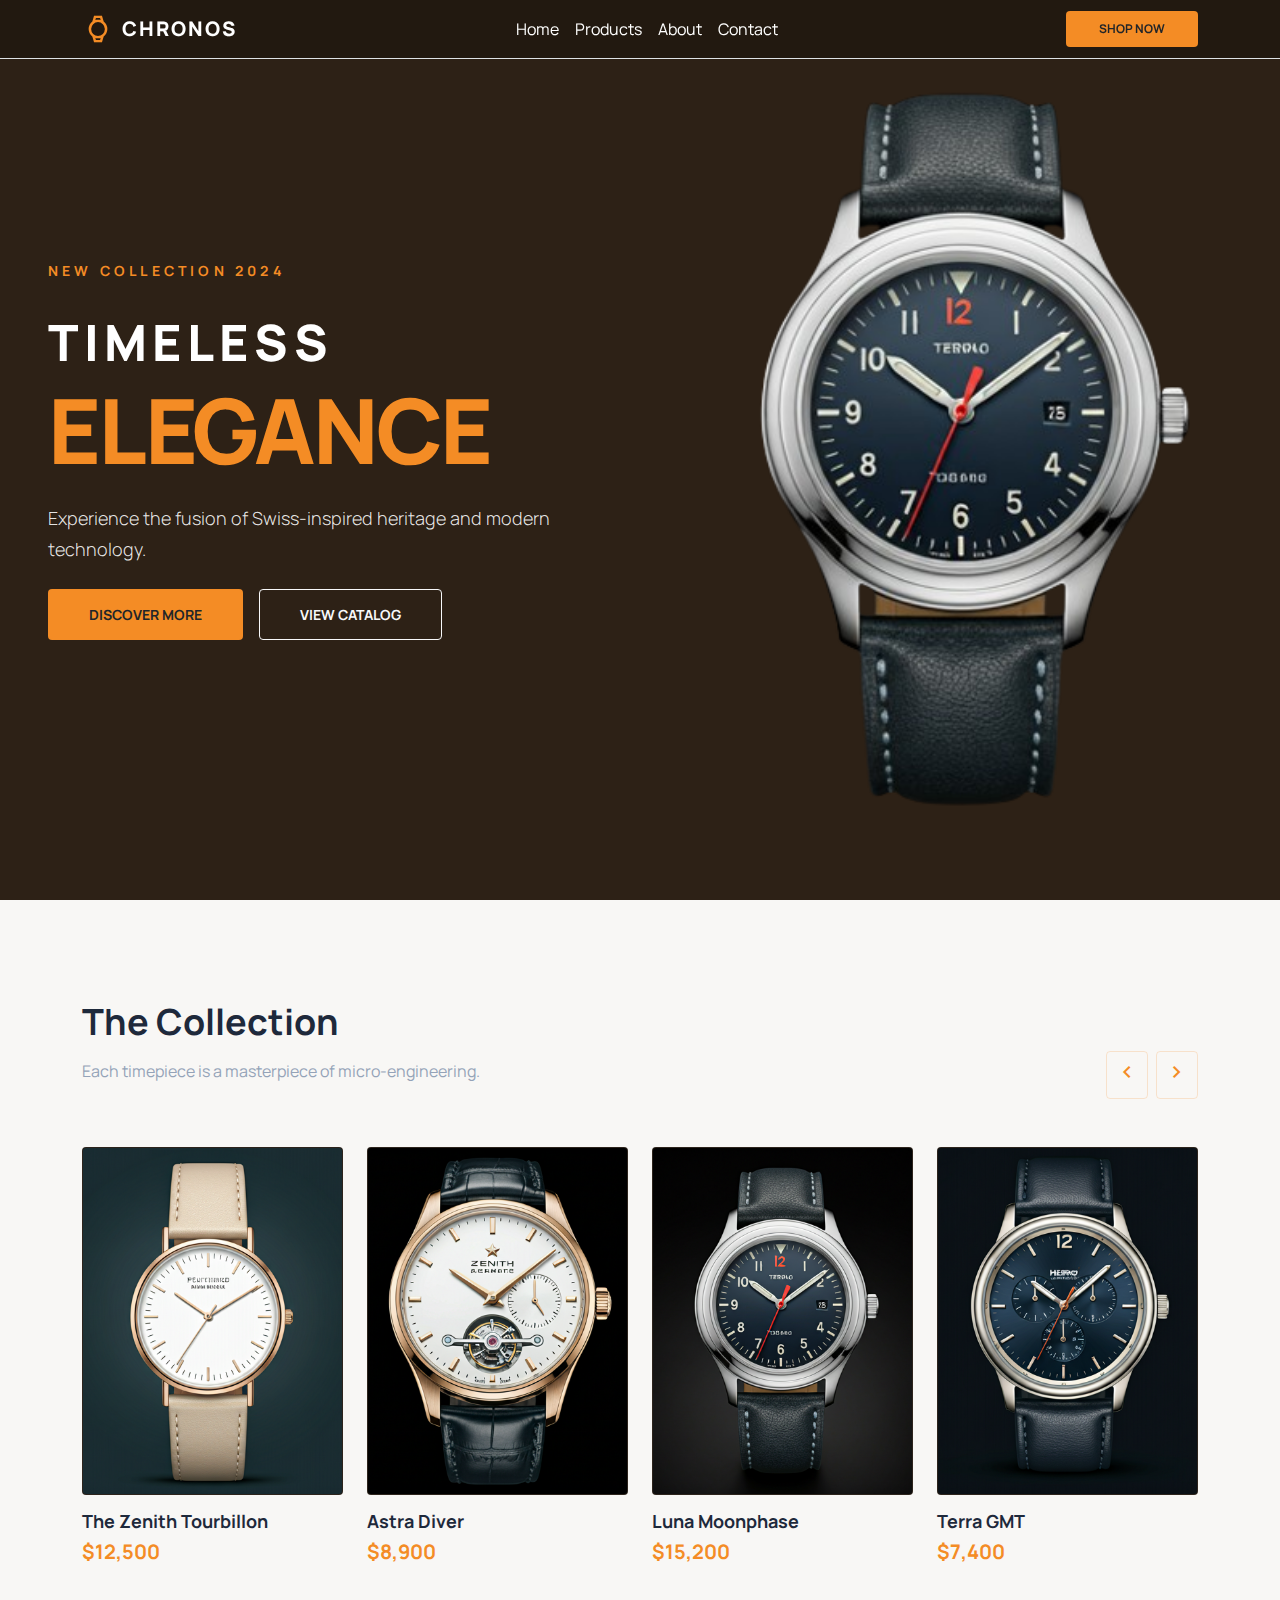
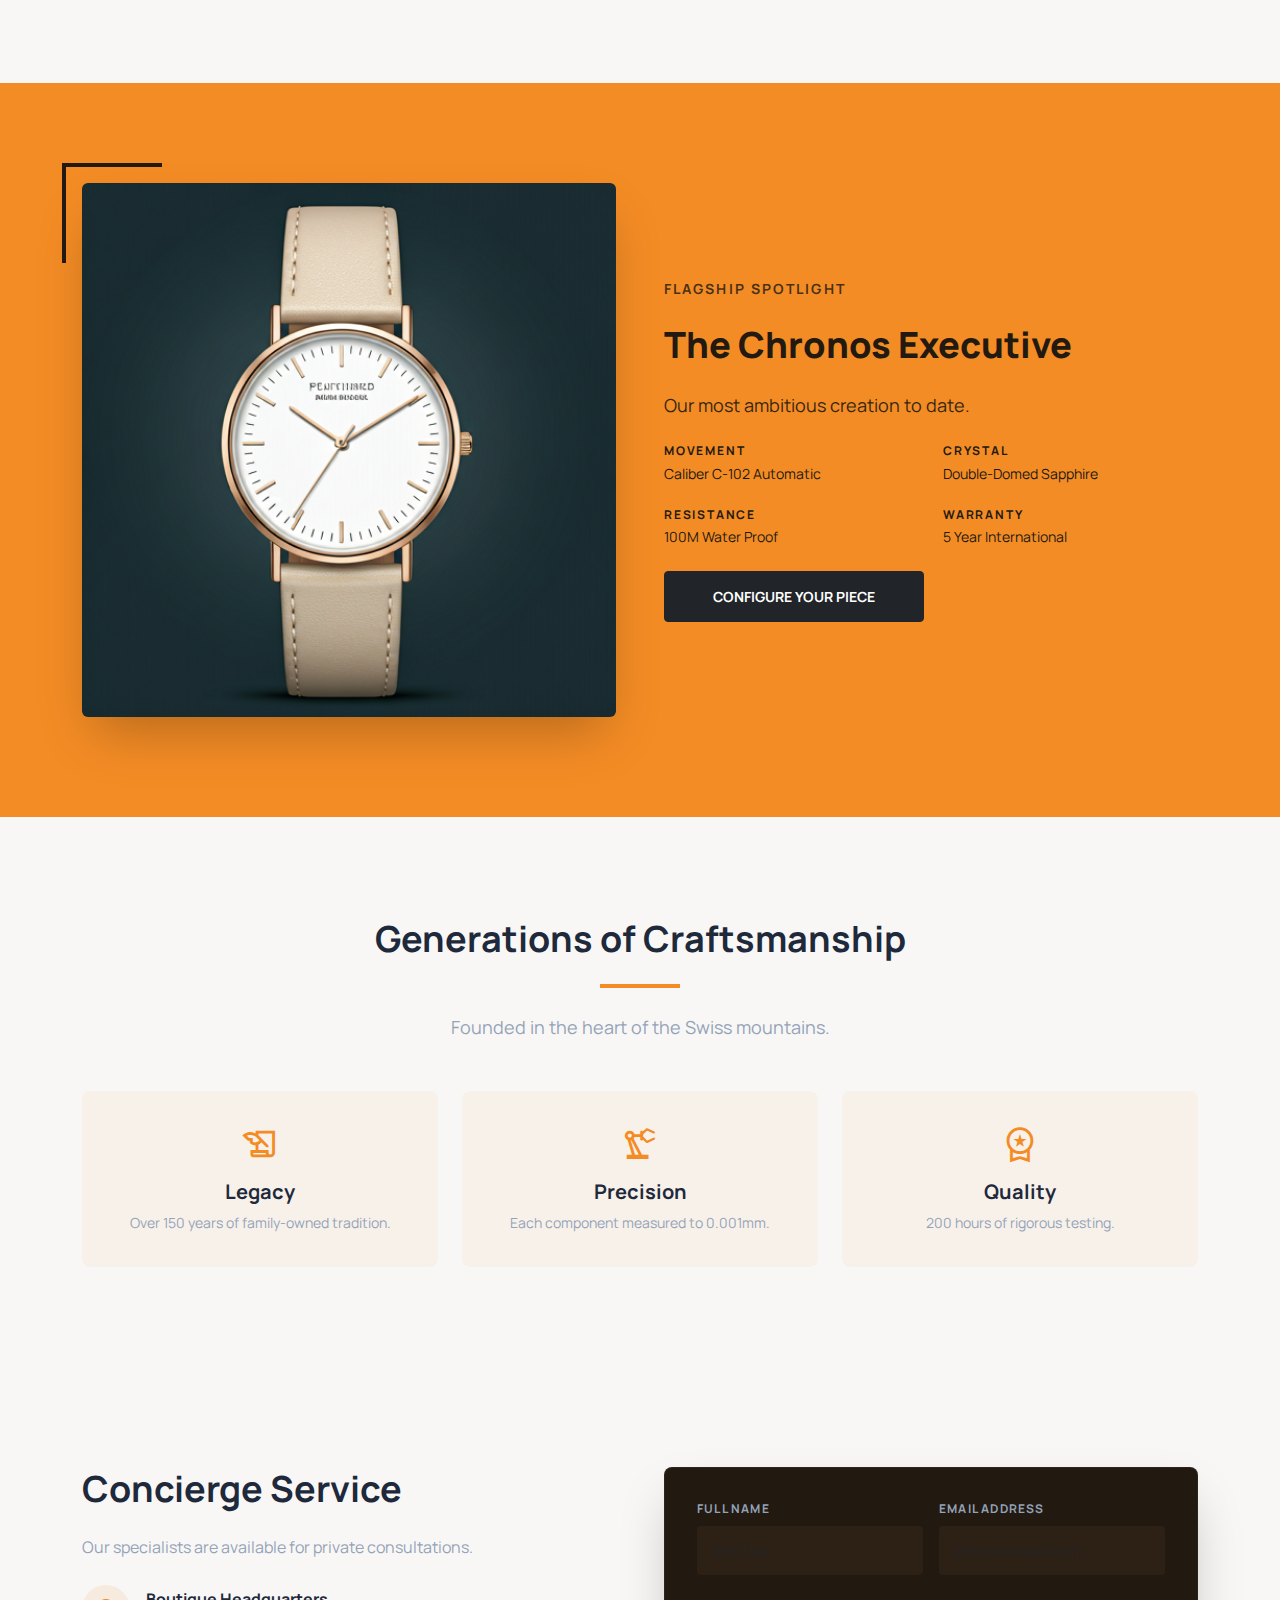
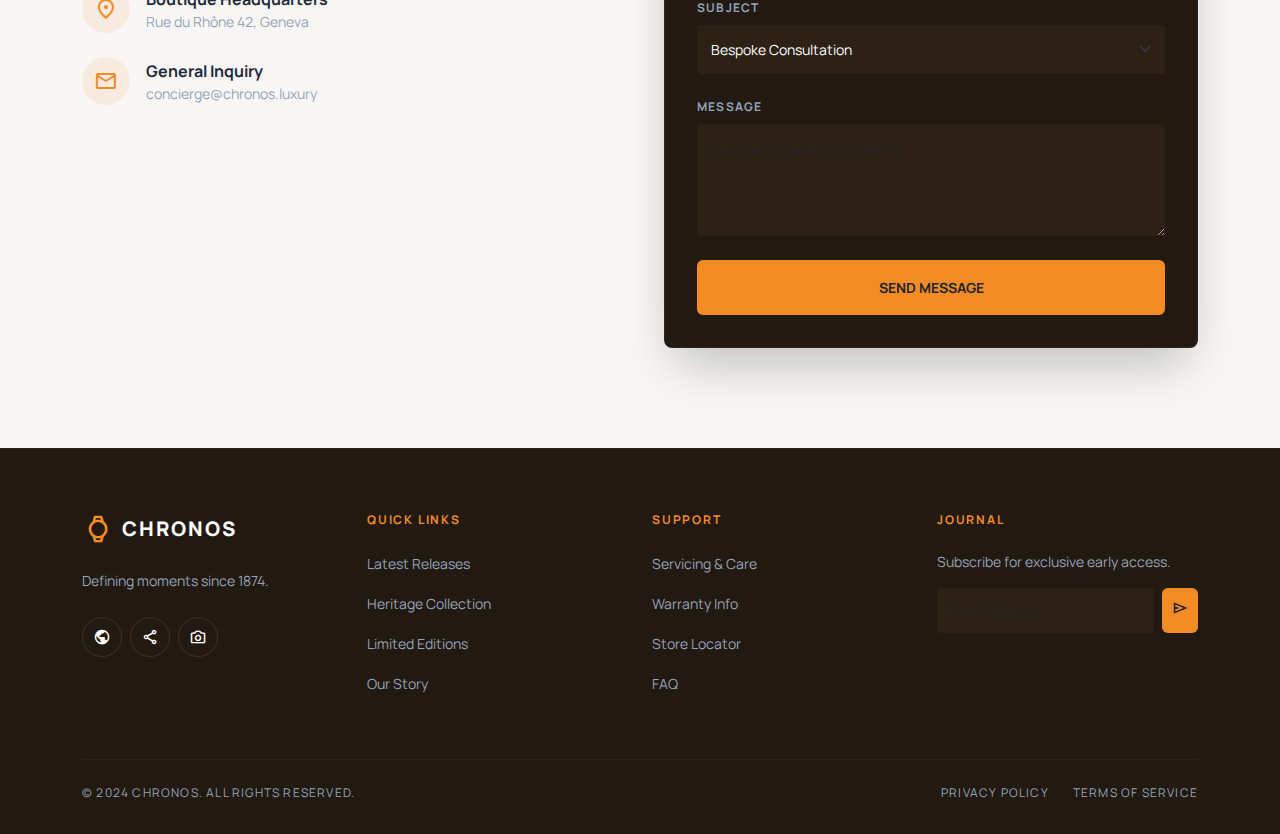
<file: index.html>
<!doctype html>
<html class="dark" lang="en">
  <head>
    <meta charset="utf-8" />
    <meta content="width=device-width, initial-scale=1.0" name="viewport" />
    <title>Chronos | Home</title>
    <!-- Bootstrap CSS -->
    <link href="https://cdn.jsdelivr.net/npm/bootstrap@5.3.2/dist/css/bootstrap.min.css" rel="stylesheet" />
    <!-- Google Fonts -->
    <link href="https://fonts.googleapis.com/css2?family=Manrope:wght@200;300;400;500;600;700;800&display=swap" rel="stylesheet" />
    <link href="https://fonts.googleapis.com/css2?family=Material+Symbols+Outlined:wght,FILL@100..700,0..1&display=swap" rel="stylesheet" />
    <link rel="stylesheet" href="./style.css">
  </head>
  <body>
    <!-- 1. Navigation Bar -->
    <nav class="navbar navbar-expand-md fixed-top glass-nav border-bottom" style="border-color: rgba(244, 140, 37, 0.1); z-index: 1030">
      <div class="container">
        <a class="navbar-brand d-flex align-items-center gap-2" href="#">
          <span class="material-symbols-outlined" style="font-size: 32px; color: var(--primary);">watch</span>
          <span class="d-none d-sm-inline" style="font-size: 20px; font-weight: 800; letter-spacing: 0.1em; text-transform: uppercase; color: white;">Chronos</span>
        </a>
        <button class="navbar-toggler" type="button" data-bs-toggle="collapse" data-bs-target="#navbarNav">
          <span class="navbar-toggler-icon"></span>
        </button>
        <div class="collapse navbar-collapse" id="navbarNav">
          <ul class="navbar-nav w-100 justify-content-center ms-auto me-4">
            <li class="nav-item"><a class="nav-link text-white" href="#">Home</a></li>
            <li class="nav-item"><a class="nav-link text-white" href="#products">Products</a></li>
            <li class="nav-item"><a class="nav-link text-white" href="#about">About</a></li>
            <li class="nav-item"><a class="nav-link text-white" href="#contact">Contact</a></li>
          </ul>
          <button class="btn fw-bold text-uppercase" style="font-size: 12px; padding: 8px 20px; border-radius: 4px; background-color: var(--primary); width: 150px;">Shop Now</button>
        </div>
      </div>
    </nav>
    <main>
      <!-- 2. Hero Section -->
      <section class="hero-section d-flex align-items-center" style="min-height: 100vh; position: relative; overflow: hidden;">
        <div class="container-fluid p-0" style="background-color: #2d2116;">
          <div class="row no-gutters">
            <div class="col-lg-6 d-flex align-items-center">
              <div class="p-5">
                <span class="tag-new d-block mb-4">New Collection 2024</span>
                <span class="text-white hero-subtitle">TIMELESS</span>
                <h1 class="hero-title text-white mb-4"><span class="text-primary-custom">ELEGANCE</span></h1>
                <p class="mb-4" style="font-size: 18px; color: rgba(255, 255, 255, 0.9); font-weight: 300; line-height: 1.7;">
                  Experience the fusion of Swiss-inspired heritage and modern technology.
                </p>
                <div class="d-flex gap-3">
                  <button class="btn fw-bold text-uppercase" style="background-color: var(--primary); font-size: 14px; padding: 14px 40px; border-radius: 4px;">Discover More</button>
                  <button class="btn btn-outline-light fw-bold text-uppercase" style="font-size: 14px; padding: 14px 40px; border-radius: 4px;">View Catalog</button>
                </div>
              </div>
            </div>
            <div class="col-lg-6">
              <img alt="Hero Watch" class="p-5 w-100 h-100" style="object-fit: cover; min-height: 100vh;" src="./logo.png"/>
            </div>
          </div>
        </div>
      </section>
      <!-- 3. Product Section -->
      <section id="products" style="padding: 100px 0; background-color: var(--background-light);">
        <div class="container">
          <div class="d-flex flex-column flex-md-row justify-content-between align-items-md-end mb-5 gap-4">
            <div>
              <h2 class="mb-3" style="font-size: 36px; font-weight: 700;">The Collection</h2>
              <p style="color: var(--text-muted); max-width: 400px;">Each timepiece is a masterpiece of micro-engineering.</p>
            </div>
            <div class="d-flex gap-2">
              <button class="btn btn-arrow p-2"><span class="material-symbols-outlined">chevron_left</span></button>
              <button class="btn btn-arrow p-2"><span class="material-symbols-outlined">chevron_right</span></button>
            </div>
          </div>
          <div class="row g-4">
            <div class="col-12 col-sm-6 col-lg-3">
              <div class="border-0 bg-transparent">
                <div class="product-image-container">
                  <img alt="Zenith Tourbillon" class="product-image" src="./watch.png"/>
                  <div class="product-overlay">
                    <button class="btn btn-primary-custom w-100 py-2">Quick Add to Cart</button>
                  </div>
                </div>
                <h3 class="product-title">The Zenith Tourbillon</h3>
                <p class="product-price">$12,500</p>
              </div>
            </div>
            <div class="col-12 col-sm-6 col-lg-3">
              <div class="border-0 bg-transparent">
                <div class="product-image-container">
                  <img alt="Astra Diver" class="product-image" src="./watch2.png"/>
                  <div class="product-overlay">
                    <button class="btn btn-primary-custom w-100 py-2">Quick Add to Cart</button>
                  </div>
                </div>
                <h3 class="product-title">Astra Diver</h3>
                <p class="product-price">$8,900</p>
              </div>
            </div>
            <div class="col-12 col-sm-6 col-lg-3">
              <div class="border-0 bg-transparent">
                <div class="product-image-container">
                  <img alt="Luna Moonphase" class="product-image" src="./watch3.png"/>
                  <div class="product-overlay">
                    <button class="btn btn-primary-custom w-100 py-2">Quick Add to Cart</button>
                  </div>
                </div>
                <h3 class="product-title">Luna Moonphase</h3>
                <p class="product-price">$15,200</p>
              </div>
            </div>
            <div class="col-12 col-sm-6 col-lg-3">
              <div class="border-0 bg-transparent">
                <div class="product-image-container">
                  <img alt="Terra GMT" class="product-image" src="./watchcover.png"/>
                  <div class="product-overlay">
                    <button class="btn btn-primary-custom w-100 py-2">Quick Add to Cart</button>
                  </div>
                </div>
                <h3 class="product-title">Terra GMT</h3>
                <p class="product-price">$7,400</p>
              </div>
            </div>
          </div>
        </div>
      </section>
      <!-- 4. Featured Product -->
      <section style="padding: 100px 0; background-color: var(--primary); color: var(--background-dark);">
        <div class="container">
          <div class="row align-items-center g-5">
            <div class="col-lg-6 order-2 order-lg-1">
              <div class="position-relative">
                <div class="featured-border-box"></div>
                <img alt="Featured Watch" class="img-fluid rounded" style="width: 100%; box-shadow: 0 25px 50px -12px rgba(0, 0, 0, 0.25);" src="./watch.png"/>
              </div>
            </div>
            <div class="col-lg-6 order-1 order-lg-2">
              <span class="d-block mb-4 fw-bold text-uppercase" style="font-size: 14px; letter-spacing: 0.15em; opacity: 0.8;">Flagship Spotlight</span>
              <h2 class="mb-4" style="font-size: 36px; font-weight: 900; line-height: 1.2;">The Chronos Executive</h2>
              <p class="mb-4" style="font-size: 18px; opacity: 0.9; line-height: 1.7;">Our most ambitious creation to date.</p>
              <div class="row g-4 mb-4">
                <div class="col-6">
                  <h4 class="mb-1" style="font-size: 12px; font-weight: 700; text-transform: uppercase; letter-spacing: 0.15em;">Movement</h4>
                  <p class="mb-0" style="font-size: 14px;">Caliber C-102 Automatic</p>
                </div>
                <div class="col-6">
                  <h4 class="mb-1" style="font-size: 12px; font-weight: 700; text-transform: uppercase; letter-spacing: 0.15em;">Crystal</h4>
                  <p class="mb-0" style="font-size: 14px;">Double-Domed Sapphire</p>
                </div>
                <div class="col-6">
                  <h4 class="mb-1" style="font-size: 12px; font-weight: 700; text-transform: uppercase; letter-spacing: 0.15em;">Resistance</h4>
                  <p class="mb-0" style="font-size: 14px;">100M Water Proof</p>
                </div>
                <div class="col-6">
                  <h4 class="mb-1" style="font-size: 12px; font-weight: 700; text-transform: uppercase; letter-spacing: 0.15em;">Warranty</h4>
                  <p class="mb-0" style="font-size: 14px;">5 Year International</p>
                </div>
              </div>
              <button class="btn btn-dark fw-bold text-uppercase" style="font-size: 14px; padding: 14px 48px; border-radius: 4px;">Configure Your Piece</button>
            </div>
          </div>
        </div>
      </section>
      <!-- 5. About Section -->
      <section id="about" style="padding: 100px 0; position: relative; overflow: hidden;">
        <div class="container">
          <div class="text-center mx-auto mb-5" style="max-width: 700px;">
            <h2 class="mb-4" style="font-size: 36px; font-weight: 700;">Generations of Craftsmanship</h2>
            <div class="mx-auto mb-4" style="width: 80px; height: 4px; background-color: var(--primary);"></div>
            <p style="font-size: 18px; color: var(--text-muted); line-height: 1.7;">Founded in the heart of the Swiss mountains.</p>
          </div>
          <div class="row g-4">
            <div class="col-md-4">
              <div class="about-card">
                <span class="material-symbols-outlined about-icon">history_edu</span>
                <h3 class="mb-2" style="font-size: 20px; font-weight: 700;">Legacy</h3>
                <p class="mb-0 text-muted" style="font-size: 14px; line-height: 1.6;">Over 150 years of family-owned tradition.</p>
              </div>
            </div>
            <div class="col-md-4">
              <div class="about-card">
                <span class="material-symbols-outlined about-icon">precision_manufacturing</span>
                <h3 class="mb-2" style="font-size: 20px; font-weight: 700;">Precision</h3>
                <p class="mb-0 text-muted" style="font-size: 14px; line-height: 1.6;">Each component measured to 0.001mm.</p>
              </div>
            </div>
            <div class="col-md-4">
              <div class="about-card">
                <span class="material-symbols-outlined about-icon">workspace_premium</span>
                <h3 class="mb-2" style="font-size: 20px; font-weight: 700;">Quality</h3>
                <p class="mb-0 text-muted" style="font-size: 14px; line-height: 1.6;">200 hours of rigorous testing.</p>
              </div>
            </div>
          </div>
        </div>
      </section>
      <!-- 6. Contact Section -->
      <section id="contact" style="padding: 100px 0; background-color: var(--background-light);">
        <div class="container">
          <div class="row g-5">
            <div class="col-lg-6">
              <h2 class="mb-4" style="font-size: 36px; font-weight: 700;">Concierge Service</h2>
              <p class="mb-4 text-muted" style="line-height: 1.7;">Our specialists are available for private consultations.</p>
              <div class="d-flex flex-column gap-4">
                <div class="d-flex align-items-center gap-3">
                  <div class="icon-circle">
                    <span class="material-symbols-outlined">location_on</span>
                  </div>
                  <div>
                    <p class="mb-0 fw-bold">Boutique Headquarters</p>
                    <p class="mb-0 text-muted" style="font-size: 14px;">Rue du Rhône 42, Geneva</p>
                  </div>
                </div>
                <div class="d-flex align-items-center gap-3">
                  <div class="icon-circle">
                    <span class="material-symbols-outlined">mail</span>
                  </div>
                  <div>
                    <p class="mb-0 fw-bold">General Inquiry</p>
                    <p class="mb-0 text-muted" style="font-size: 14px;">concierge@chronos.luxury</p>
                  </div>
                </div>
              </div>
            </div>
            <div class="col-lg-6">
              <div class="contact-form">
                <div class="d-flex flex-column gap-4">
                  <div class="row g-3">
                    <div class="col-6">
                      <label class="label-form">Full Name</label>
                      <input class="form-control form-dark" placeholder="John Doe" type="text"/>
                    </div>
                    <div class="col-6">
                      <label class="label-form">Email Address</label>
                      <input class="form-control form-dark" placeholder="john@example.com" type="email"/>
                    </div>
                  </div>
                  <div>
                    <label class="label-form">Subject</label>
                    <select class="form-select form-dark">
                      <option>Bespoke Consultation</option>
                      <option>Repair &amp; Servicing</option>
                      <option>Order Status</option>
                      <option>Partnership Inquiry</option>
                    </select>
                  </div>
                  <div>
                    <label class="label-form">Message</label>
                    <textarea class="form-control form-dark" placeholder="How can we assist you today?" rows="4"></textarea>
                  </div>
                  <button class="btn w-100 py-3 fw-bold text-uppercase" style="font-size: 14px; background-color: var(--primary);">Send Message</button>
                </div>
              </div>
            </div>
          </div>
        </div>
      </section>
    </main>
    <!-- 7. Footer -->
    <footer style="padding: 64px 0 32px; background-color: var(--background-dark); border-top: 1px solid rgba(255, 255, 255, 0.05);">
      <div class="container">
        <div class="row g-4 mb-5">
          <div class="col-12 col-md-6 col-lg-3">
            <div class="d-flex align-items-center gap-2 mb-4">
              <span class="material-symbols-outlined" style="font-size: 32px; color: var(--primary);">watch</span>
              <h2 class="mb-0" style="font-size: 20px; font-weight: 800; letter-spacing: 0.1em; text-transform: uppercase; color: white;">Chronos</h2>
            </div>
            <p class="text-muted" style="font-size: 14px; line-height: 1.7; margin-bottom: 24px;">Defining moments since 1874.</p>
            <div class="d-flex gap-2">
              <a class="d-flex align-items-center justify-content-center" href="#" style="width: 40px; height: 40px; border-radius: 50%; border: 1px solid rgba(255, 255, 255, 0.1); text-decoration: none; color: white;"><span class="material-symbols-outlined" style="font-size: 18px;">public</span></a>
              <a class="d-flex align-items-center justify-content-center" href="#" style="width: 40px; height: 40px; border-radius: 50%; border: 1px solid rgba(255, 255, 255, 0.1); text-decoration: none; color: white;"><span class="material-symbols-outlined" style="font-size: 18px;">share</span></a>
              <a class="d-flex align-items-center justify-content-center" href="#" style="width: 40px; height: 40px; border-radius: 50%; border: 1px solid rgba(255, 255, 255, 0.1); text-decoration: none; color: white;"><span class="material-symbols-outlined" style="font-size: 18px;">camera_alt</span></a>
            </div>
          </div>
          <div class="col-6 col-lg-3">
            <h4 class="mb-4" style="font-size: 12px; font-weight: 700; text-transform: uppercase; letter-spacing: 0.15em; color: var(--primary);">Quick Links</h4>
            <ul class="list-unstyled mb-0">
              <li class="mb-3"><a href="#" class="text-muted" style="font-size: 14px; text-decoration: none;">Latest Releases</a></li>
              <li class="mb-3"><a href="#" class="text-muted" style="font-size: 14px; text-decoration: none;">Heritage Collection</a></li>
              <li class="mb-3"><a href="#" class="text-muted" style="font-size: 14px; text-decoration: none;">Limited Editions</a></li>
              <li class="mb-3"><a href="#" class="text-muted" style="font-size: 14px; text-decoration: none;">Our Story</a></li>
            </ul>
          </div>
          <div class="col-6 col-lg-3">
            <h4 class="mb-4" style="font-size: 12px; font-weight: 700; text-transform: uppercase; letter-spacing: 0.15em; color: var(--primary);">Support</h4>
            <ul class="list-unstyled mb-0">
              <li class="mb-3"><a href="#" class="text-muted" style="font-size: 14px; text-decoration: none;">Servicing &amp; Care</a></li>
              <li class="mb-3"><a href="#" class="text-muted" style="font-size: 14px; text-decoration: none;">Warranty Info</a></li>
              <li class="mb-3"><a href="#" class="text-muted" style="font-size: 14px; text-decoration: none;">Store Locator</a></li>
              <li class="mb-3"><a href="#" class="text-muted" style="font-size: 14px; text-decoration: none;">FAQ</a></li>
            </ul>
          </div>
          <div class="col-12 col-lg-3">
            <h4 class="mb-4" style="font-size: 12px; font-weight: 700; text-transform: uppercase; letter-spacing: 0.15em; color: var(--primary);">Journal</h4>
            <p class="mb-3 text-muted" style="font-size: 14px;">Subscribe for exclusive early access.</p>
            <div class="d-flex gap-2">
              <input class="form-control form-dark" placeholder="Email Address" type="email" style="flex: 1; padding: 12px;"/>
              <button class="btn p-2" style="background-color: var(--primary);"><span class="material-symbols-outlined" style="font-size: 18px; color: var(--background-dark);">send</span></button>
            </div>
          </div>
        </div>
        <div class="pt-4 d-flex flex-column flex-md-row justify-content-between align-items-center gap-3" style="border-top: 1px solid rgba(255, 255, 255, 0.05);">
          <p class="mb-0 text-muted" style="font-size: 12px; text-transform: uppercase; letter-spacing: 0.1em;">© 2024 Chronos. All Rights Reserved.</p>
          <div class="d-flex gap-4">
            <a href="#" class="text-muted" style="font-size: 12px; text-transform: uppercase; letter-spacing: 0.1em; text-decoration: none;">Privacy Policy</a>
            <a href="#" class="text-muted" style="font-size: 12px; text-transform: uppercase; letter-spacing: 0.1em; text-decoration: none;">Terms of Service</a>
          </div>
        </div>
      </div>
    </footer>
    <script src="https://cdn.jsdelivr.net/npm/bootstrap@5.3.2/dist/js/bootstrap.bundle.min.js"></script>
  </body>
</html>
</file>
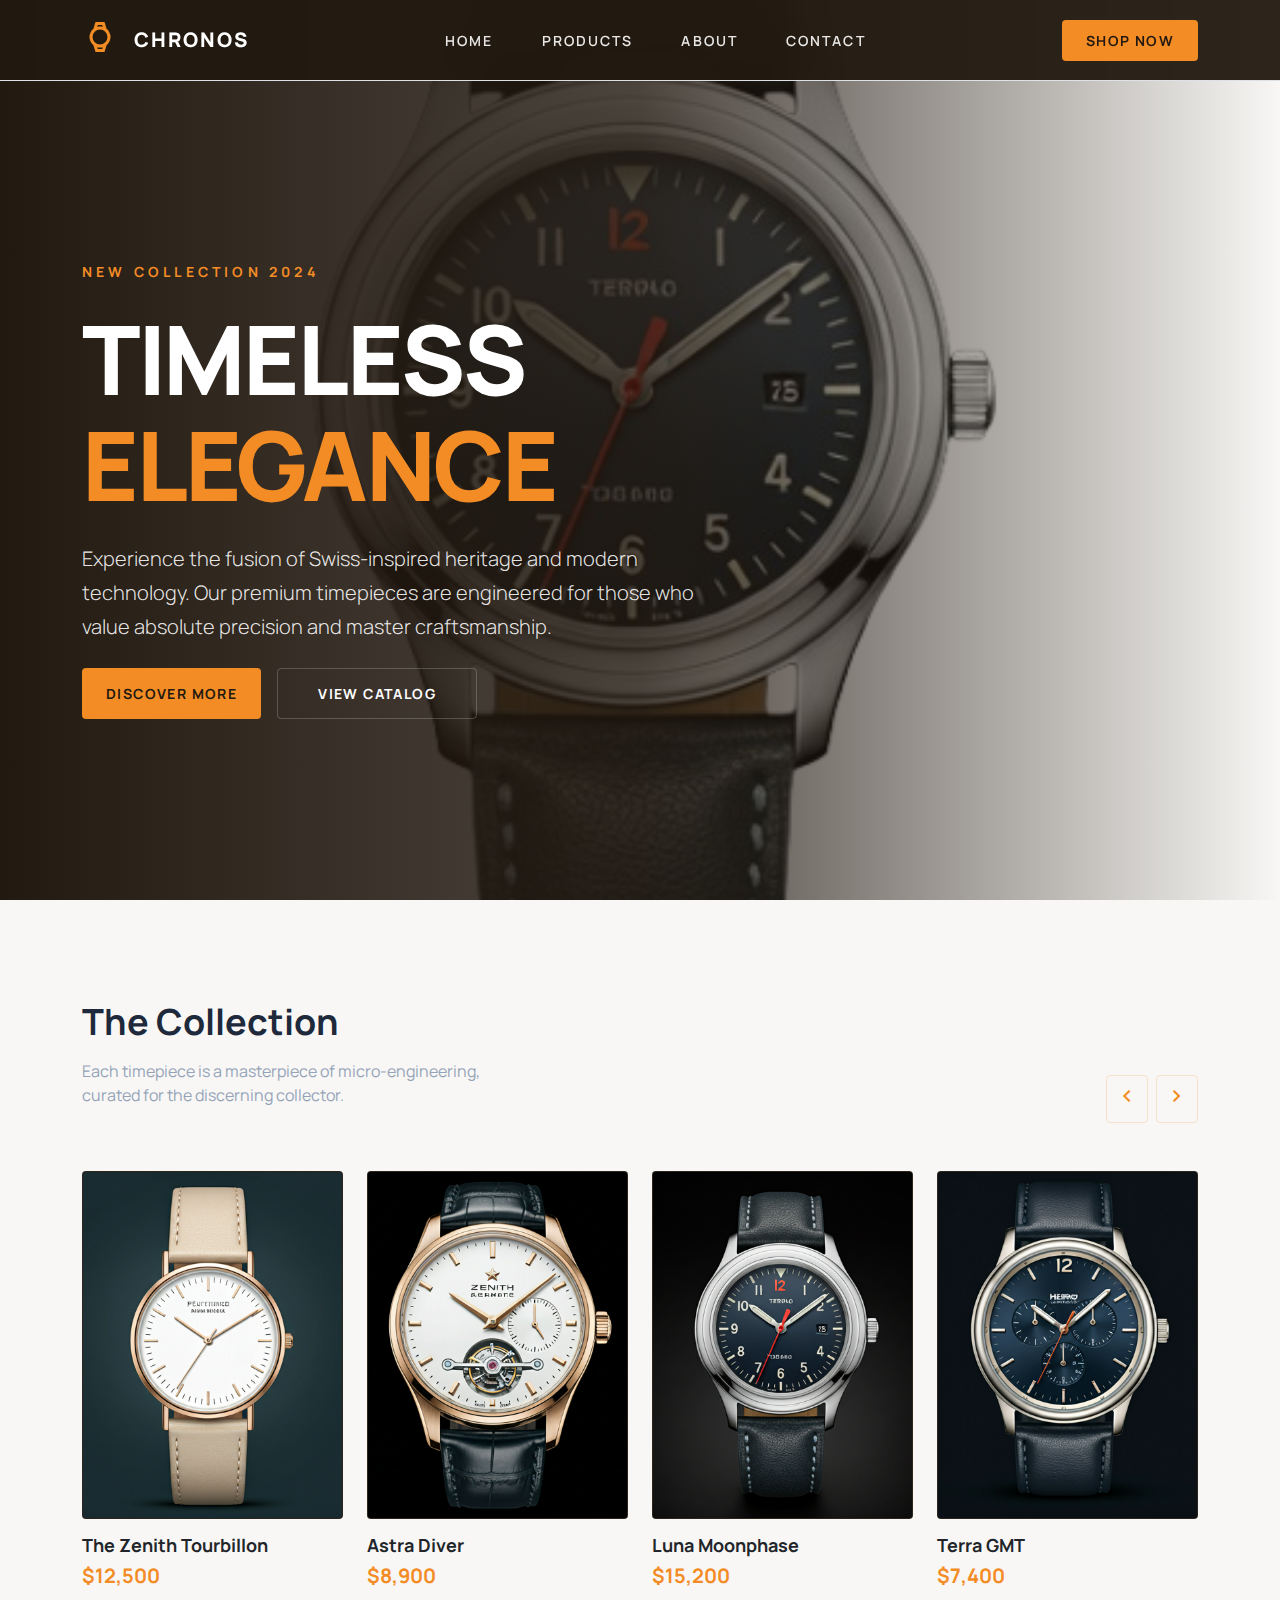
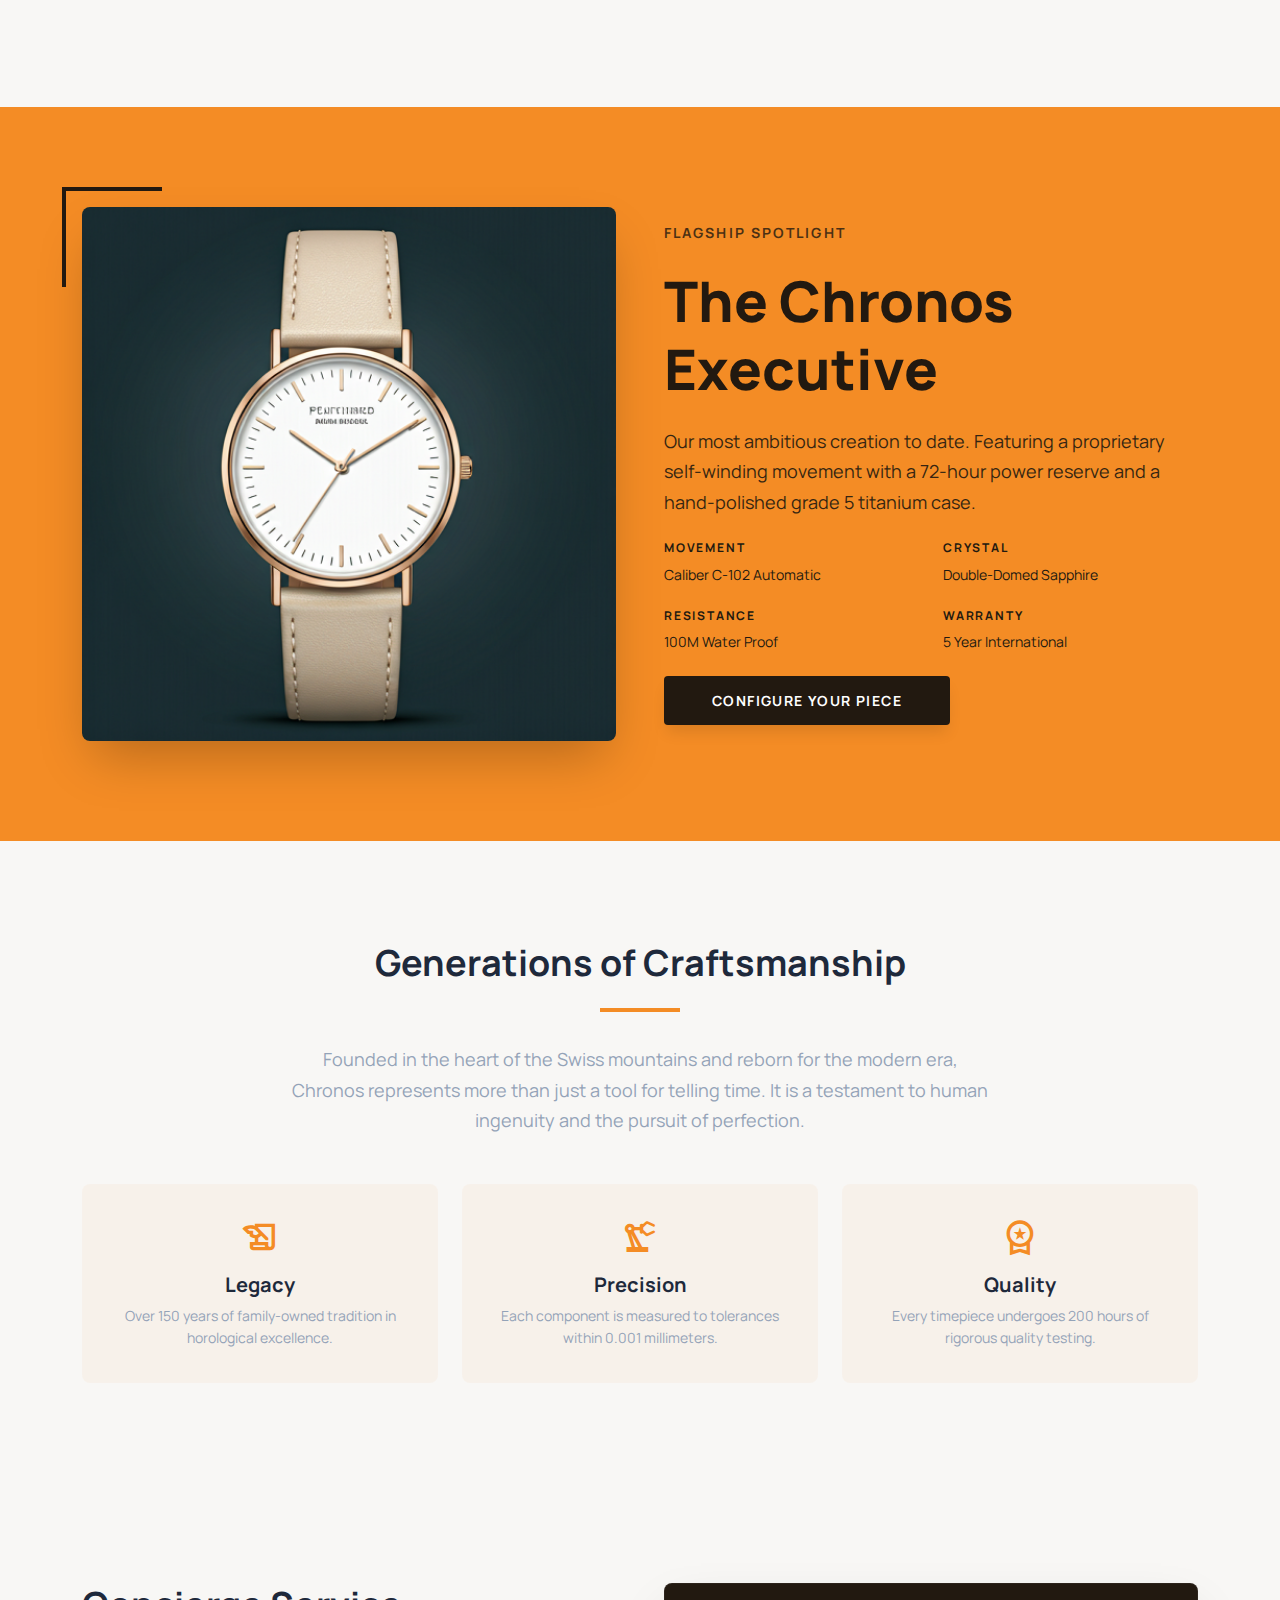
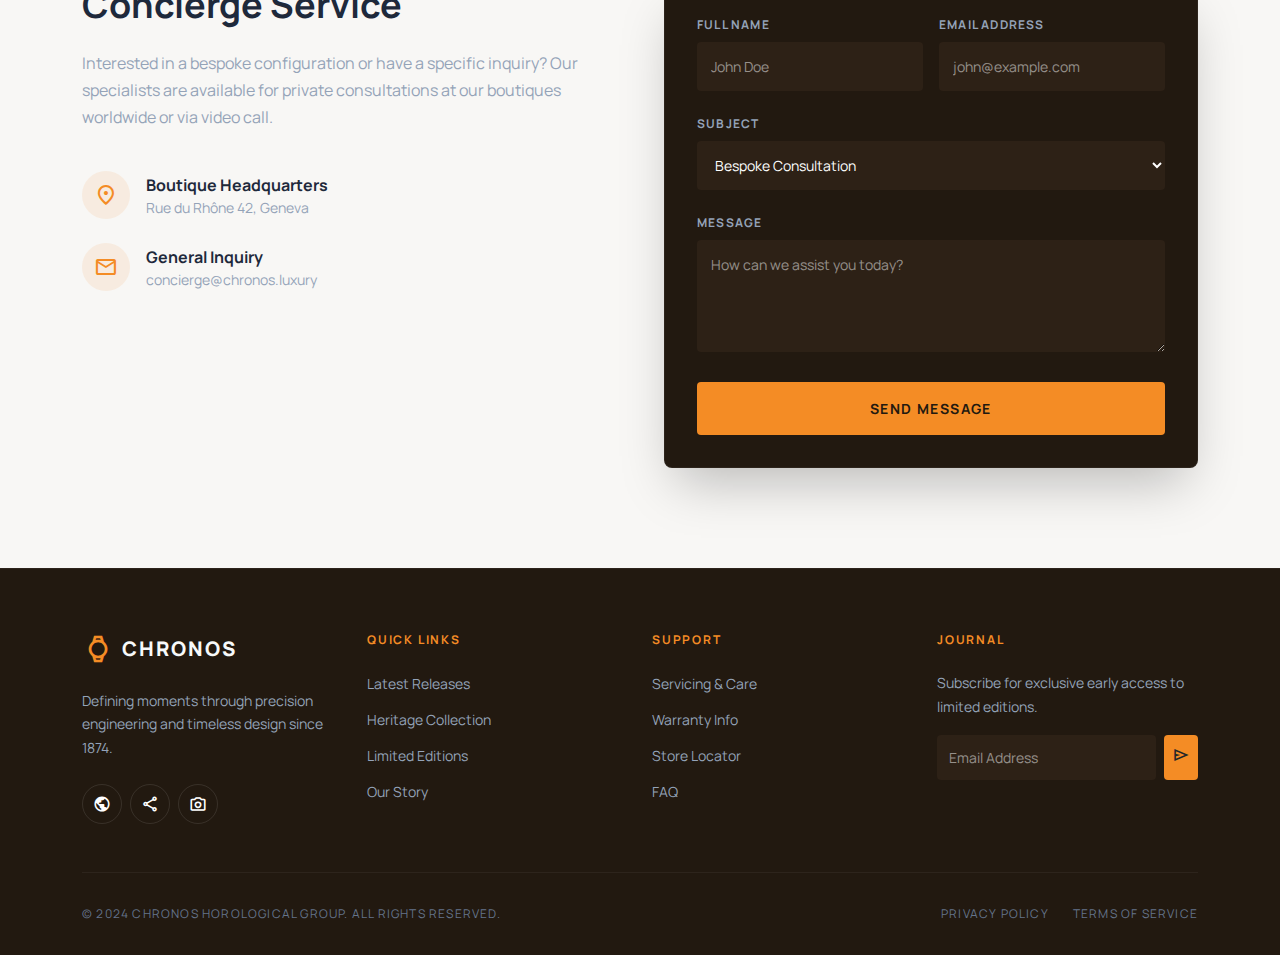
<file: code.html>
<!DOCTYPE html>
<html class="dark" lang="en">
<head>
    <meta charset="utf-8">
    <meta content="width=device-width, initial-scale=1.0" name="viewport">
    <title>Chronos | Timeless Elegance</title>
    <!-- Bootstrap CSS -->
    <link href="https://cdn.jsdelivr.net/npm/bootstrap@5.3.2/dist/css/bootstrap.min.css" rel="stylesheet">
    <!-- Google Fonts -->
    <link href="https://fonts.googleapis.com/css2?family=Manrope:wght@200;300;400;500;600;700;800&display=swap" rel="stylesheet">
    <link href="https://fonts.googleapis.com/css2?family=Material+Symbols+Outlined:wght,FILL@100..700,0..1&display=swap" rel="stylesheet">
    <style>
        /* CSS Variables */
        :root {
            --primary: #f48c25;
            --primary-rgb: 244, 140, 37;
            --background-light: #f8f7f5;
            --background-dark: #221910;
            --text-light: #f8fafc;
            --text-muted: #94a3b8;
            --text-dark: #1e293b;
        }

        /* Base Styles */
        body {
            font-family: 'Manrope', sans-serif;
            background-color: var(--background-light);
            color: var(--text-dark);
        }

        /* Navigation */
        .glass-nav {
            background: rgba(34, 25, 16, 0.95);
            backdrop-filter: blur(12px);
        }

        .nav-height {
            height: 80px;
        }

        .nav-link-custom {
            font-size: 14px;
            font-weight: 600;
            letter-spacing: 0.15em;
            text-transform: uppercase;
            color: rgba(255, 255, 255, 0.9);
            text-decoration: none;
            transition: color 0.3s;
        }

        .nav-link-custom:hover {
            color: var(--primary) !important;
        }

        .nav-brand {
            font-size: 20px;
            font-weight: 800;
            letter-spacing: 0.1em;
            text-transform: uppercase;
        }

        /* Buttons */
        .btn-primary-custom {
            background-color: var(--primary);
            color: var(--background-dark);
            font-weight: 700;
            font-size: 14px;
            text-transform: uppercase;
            letter-spacing: 0.1em;
            padding: 10px 24px;
            border: none;
            border-radius: 4px;
            transition: all 0.3s;
        }

        .btn-primary-custom:hover {
            background-color: var(--primary);
            transform: scale(1.05);
        }

        .btn-outline-custom {
            background-color: transparent;
            color: white;
            border: 1px solid rgba(255, 255, 255, 0.2);
            font-weight: 700;
            font-size: 14px;
            text-transform: uppercase;
            letter-spacing: 0.1em;
            padding: 14px 40px;
            border-radius: 4px;
            transition: all 0.3s;
        }

        .btn-outline-custom:hover {
            border-color: var(--primary);
            color: white;
        }

        .btn-dark-custom {
            background-color: var(--background-dark);
            color: white;
            font-weight: 700;
            font-size: 14px;
            text-transform: uppercase;
            letter-spacing: 0.1em;
            padding: 14px 48px;
            border: none;
            border-radius: 4px;
            transition: all 0.3s;
            box-shadow: 0 10px 15px -3px rgba(0, 0, 0, 0.1);
        }

        .btn-dark-custom:hover {
            background-color: #334155;
        }

        /* Hero Section */
        .hero-section {
            min-height: 100vh;
            padding-top: 80px;
            position: relative;
            overflow: hidden;
        }

        .hero-gradient {
            background: linear-gradient(to right, var(--background-dark), rgba(34, 25, 16, 0.8), transparent);
        }

        .hero-title {
            font-size: 72px;
            font-weight: 900;
            line-height: 1.1;
            letter-spacing: -0.03em;
        }

        @media (min-width: 768px) {
            .hero-title {
                font-size: 96px;
            }
        }

        .hero-subtitle {
            font-size: 18px;
            color: rgba(255, 255, 255, 0.9);
            font-weight: 300;
            line-height: 1.7;
        }

        @media (min-width: 768px) {
            .hero-subtitle {
                font-size: 20px;
            }
        }

        .tag-new {
            font-size: 14px;
            font-weight: 700;
            letter-spacing: 0.3em;
            text-transform: uppercase;
            color: var(--primary);
        }

        /* Product Section */
        .section-products {
            padding: 100px 0;
            background-color: var(--background-light);
        }

        .section-title {
            font-size: 36px;
            font-weight: 700;
        }

        .section-desc {
            color: var(--text-muted);
            max-width: 400px;
        }

        .product-card {
            border: none;
            background-color: transparent;
        }

        .product-image-container {
            position: relative;
            aspect-ratio: 3/4;
            background-color: var(--background-dark);
            border-radius: 4px;
            border: 1px solid rgba(255, 255, 255, 0.05);
            overflow: hidden;
            margin-bottom: 16px;
        }

        .product-image {
            width: 100%;
            height: 100%;
            object-fit: cover;
            transition: transform 0.7s;
        }

        .product-image-container:hover .product-image {
            transform: scale(1.1);
        }

        .product-overlay {
            position: absolute;
            bottom: 0;
            left: 0;
            right: 0;
            padding: 16px;
            background-color: rgba(34, 25, 16, 0.9);
            transform: translateY(100%);
            transition: transform 0.3s;
        }

        .product-image-container:hover .product-overlay {
            transform: translateY(0);
        }

        .product-title {
            font-size: 18px;
            font-weight: 700;
            margin-bottom: 4px;
            transition: color 0.3s;
        }

        .product-title:hover {
            color: var(--primary);
        }

        .product-price {
            font-size: 20px;
            font-weight: 700;
            color: var(--primary);
        }

        /* Featured Section */
        .section-featured {
            padding: 100px 0;
            background-color: var(--primary);
            color: var(--background-dark);
        }

        .featured-title {
            font-size: 48px;
            font-weight: 900;
            line-height: 1.2;
        }

        @media (min-width: 768px) {
            .featured-title {
                font-size: 56px;
            }
        }

        .featured-desc {
            font-size: 18px;
            opacity: 0.9;
            line-height: 1.7;
        }

        .featured-spec-title {
            font-size: 12px;
            font-weight: 700;
            text-transform: uppercase;
            letter-spacing: 0.15em;
            margin-bottom: 8px;
        }

        .featured-spec-value {
            font-size: 14px;
        }

        .featured-border-box {
            position: absolute;
            top: -20px;
            left: -20px;
            width: 100px;
            height: 100px;
            border-top: 4px solid var(--background-dark);
            border-left: 4px solid var(--background-dark);
        }

        .featured-image {
            width: 100%;
            border-radius: 8px;
            box-shadow: 0 25px 50px -12px rgba(0, 0, 0, 0.25);
        }

        /* About Section */
        .section-about {
            padding: 100px 0;
            position: relative;
            overflow: hidden;
        }

        .about-title {
            font-size: 36px;
            font-weight: 700;
        }

        .about-divider {
            width: 80px;
            height: 4px;
            background-color: var(--primary);
            margin: 0 auto 32px;
        }

        .about-desc {
            font-size: 18px;
            color: var(--text-muted);
            line-height: 1.7;
        }

        .about-card {
            text-align: center;
            padding: 32px;
            border-radius: 8px;
            border: 1px solid rgba(255, 255, 255, 0.05);
            background-color: rgba(244, 140, 37, 0.05);
            transition: all 0.3s;
        }

        .about-card:hover {
            border-color: var(--primary);
        }

        .about-icon {
            font-size: 40px;
            color: var(--primary);
            margin-bottom: 16px;
        }

        .about-card-title {
            font-size: 20px;
            font-weight: 700;
            margin-bottom: 8px;
        }

        .about-card-desc {
            font-size: 14px;
            color: var(--text-muted);
            line-height: 1.6;
        }

        /* Contact Section */
        .section-contact {
            padding: 100px 0;
            background-color: var(--background-light);
        }

        .contact-title {
            font-size: 36px;
            font-weight: 700;
        }

        .contact-desc {
            color: var(--text-muted);
            line-height: 1.7;
            margin-bottom: 40px;
        }

        .contact-icon-box {
            width: 48px;
            height: 48px;
            border-radius: 50%;
            background-color: rgba(244, 140, 37, 0.1);
            display: flex;
            align-items: center;
            justify-content: center;
            color: var(--primary);
        }

        .contact-label {
            font-weight: 700;
        }

        .contact-value {
            font-size: 14px;
            color: var(--text-muted);
        }

        .contact-form {
            padding: 32px;
            border-radius: 8px;
            border: 1px solid rgba(255, 255, 255, 0.05);
            background-color: var(--background-dark);
            box-shadow: 0 25px 50px -12px rgba(0, 0, 0, 0.25);
        }

        .form-label {
            font-size: 12px;
            font-weight: 700;
            text-transform: uppercase;
            letter-spacing: 0.1em;
            color: var(--text-muted);
            margin-bottom: 8px;
            display: block;
        }

        .form-input {
            width: 100%;
            padding: 14px;
            background-color: #2d2116;
            border: none;
            border-radius: 4px;
            color: white;
            font-size: 14px;
        }

        .form-input:focus {
            outline: none;
            box-shadow: 0 0 0 2px var(--primary);
        }

        .form-input::placeholder {
            color: rgba(255, 255, 255, 0.5);
        }

        /* Footer */
        .footer {
            padding: 64px 0 32px;
            background-color: var(--background-dark);
            border-top: 1px solid rgba(255, 255, 255, 0.05);
        }

        .footer-brand {
            font-size: 20px;
            font-weight: 800;
            letter-spacing: 0.1em;
            text-transform: uppercase;
        }

        .footer-desc {
            font-size: 14px;
            color: var(--text-muted);
            line-height: 1.7;
            margin-bottom: 24px;
        }

        .footer-social {
            width: 40px;
            height: 40px;
            border-radius: 50%;
            border: 1px solid rgba(255, 255, 255, 0.1);
            display: flex;
            align-items: center;
            justify-content: center;
            color: white;
            text-decoration: none;
            transition: all 0.3s;
        }

        .footer-social:hover {
            border-color: var(--primary);
            color: var(--primary);
        }

        .footer-heading {
            font-size: 12px;
            font-weight: 700;
            text-transform: uppercase;
            letter-spacing: 0.15em;
            color: var(--primary);
            margin-bottom: 24px;
        }

        .footer-links {
            list-style: none;
            padding: 0;
            margin: 0;
        }

        .footer-links li {
            margin-bottom: 12px;
        }

        .footer-links a {
            font-size: 14px;
            color: var(--text-muted);
            text-decoration: none;
            transition: color 0.3s;
        }

        .footer-links a:hover {
            color: var(--primary);
        }

        .footer-bottom {
            padding-top: 32px;
            border-top: 1px solid rgba(255, 255, 255, 0.05);
        }

        .footer-copyright {
            font-size: 12px;
            text-transform: uppercase;
            letter-spacing: 0.1em;
            color: #64748b;
        }

        .footer-legal a {
            font-size: 12px;
            text-transform: uppercase;
            letter-spacing: 0.1em;
            color: #64748b;
            text-decoration: none;
            transition: color 0.3s;
        }

        .footer-legal a:hover {
            color: white;
        }

        /* Utility Classes */
        .text-primary-custom {
            color: var(--primary) !important;
        }

        .bg-primary-custom {
            background-color: var(--primary) !important;
        }

        .bg-background-light {
            background-color: var(--background-light);
        }

        .bg-background-dark {
            background-color: var(--background-dark);
        }

        .border-white-5 {
            border-color: rgba(255, 255, 255, 0.05) !important;
        }

        .hover-text-primary:hover {
            color: var(--primary) !important;
        }

        .text-white-custom {
            color: white;
        }

        /* Material Symbols */
        .material-symbols-outlined {
            font-variation-settings: 'FILL' 0, 'wght' 400, 'GRAD' 0, 'opsz' 24;
        }
    </style>
</head>
<body>
    <!-- 1. Navigation Bar -->
    <nav class="fixed-top glass-nav border-bottom" style="border-color: rgba(244, 140, 37, 0.1); z-index: 1030;">
        <div class="container">
            <div class="d-flex align-items-center justify-content-between nav-height">
                <div class="d-flex align-items-center gap-3">
                    <div class="text-primary-custom">
                        <span class="material-symbols-outlined" style="font-size: 36px;">watch</span>
                    </div>
                    <h2 class="nav-brand text-white mb-0">Chronos</h2>
                </div>
                <div class="d-none d-md-flex align-items-center gap-5">
                    <a class="nav-link-custom" href="#">Home</a>
                    <a class="nav-link-custom" href="#products">Products</a>
                    <a class="nav-link-custom" href="#about">About</a>
                    <a class="nav-link-custom" href="#contact">Contact</a>
                </div>
                <button class="btn btn-primary-custom">
                    Shop Now
                </button>
            </div>
        </div>
    </nav>
    <main>
        <!-- 2. Hero Section -->
        <section class="hero-section d-flex align-items-center">
            <div class="position-absolute top-0 start-0 w-100 h-100">
                <div class="position-absolute top-0 start-0 w-100 h-100 hero-gradient"></div>
                <img alt="Hero Watch" class="w-100 h-100 object-fit-cover" data-alt="Luxury minimalist watch on a dark stone background" src="./logo.png"/>
            </div>
            <div class="position-relative container">
                <div class="row">
                    <div class="col-lg-7">
                        <span class="tag-new d-block mb-4">New Collection 2024</span>
                        <h1 class="hero-title text-white-custom mb-4">
                            TIMELESS<br><span class="text-primary-custom">ELEGANCE</span>
                        </h1>
                        <p class="hero-subtitle mb-4">
                            Experience the fusion of Swiss-inspired heritage and modern technology. Our premium timepieces are engineered for those who value absolute precision and master craftsmanship.
                        </p>
                        <div class="d-flex flex-wrap gap-3">
                            <button class="btn btn-primary-custom">
                                Discover More
                            </button>
                            <button class="btn btn-outline-custom">
                                View Catalog
                            </button>
                        </div>
                    </div>
                </div>
            </div>
        </section>
        <!-- 3. Product Section -->
        <section class="section-products" id="products">
            <div class="container">
                <div class="d-flex flex-column flex-md-row justify-content-between align-items-md-end mb-5 gap-4">
                    <div>
                        <h2 class="section-title fw-bold mb-3">The Collection</h2>
                        <p class="section-desc">Each timepiece is a masterpiece of micro-engineering, curated for the discerning collector.</p>
                    </div>
                    <div class="d-flex gap-2">
                        <button class="btn p-2" style="border: 1px solid rgba(244, 140, 37, 0.2); border-radius: 4px; color: var(--primary);">
                            <span class="material-symbols-outlined">chevron_left</span>
                        </button>
                        <button class="btn p-2" style="border: 1px solid rgba(244, 140, 37, 0.2); border-radius: 4px; color: var(--primary);">
                            <span class="material-symbols-outlined">chevron_right</span>
                        </button>
                    </div>
                </div>
                <div class="row g-4">
                    <!-- Product Card 1 -->
                    <div class="col-12 col-md-6 col-lg-3">
                        <div class="card product-card">
                            <div class="product-image-container">
                                <img alt="Zenith Tourbillon" class="product-image" data-alt="Modern automatic watch with black leather strap" src="./watch.png"/>
                                <div class="product-overlay">
                                    <button class="btn w-100 btn-primary-custom py-2" style="font-size: 12px;">Quick Add to Cart</button>
                                </div>
                            </div>
                            <h3 class="product-title">The Zenith Tourbillon</h3>
                            <p class="product-price">$12,500</p>
                        </div>
                    </div>
                    <!-- Product Card 2 -->
                    <div class="col-12 col-md-6 col-lg-3">
                        <div class="card product-card">
                            <div class="product-image-container">
                                <img alt="Astra Diver" class="product-image" data-alt="Luxury silver dive watch with rotating bezel" src="./watch2.png"/>
                                <div class="product-overlay">
                                    <button class="btn w-100 btn-primary-custom py-2" style="font-size: 12px;">Quick Add to Cart</button>
                                </div>
                            </div>
                            <h3 class="product-title">Astra Diver</h3>
                            <p class="product-price">$8,900</p>
                        </div>
                    </div>
                    <!-- Product Card 3 -->
                    <div class="col-12 col-md-6 col-lg-3">
                        <div class="card product-card">
                            <div class="product-image-container">
                                <img alt="Luna Moonphase" class="product-image" data-alt="Elegant moonphase watch with intricate dial" src="./watch3.png"/>
                                <div class="product-overlay">
                                    <button class="btn w-100 btn-primary-custom py-2" style="font-size: 12px;">Quick Add to Cart</button>
                                </div>
                            </div>
                            <h3 class="product-title">Luna Moonphase</h3>
                            <p class="product-price">$15,200</p>
                        </div>
                    </div>
                    <!-- Product Card 4 -->
                    <div class="col-12 col-md-6 col-lg-3">
                        <div class="card product-card">
                            <div class="product-image-container">
                                <img alt="Terra GMT" class="product-image" data-alt="Rugged GMT watch for world travelers" src="./watchcover.png"/>
                                <div class="product-overlay">
                                    <button class="btn w-100 btn-primary-custom py-2" style="font-size: 12px;">Quick Add to Cart</button>
                                </div>
                            </div>
                            <h3 class="product-title">Terra GMT</h3>
                            <p class="product-price">$7,400</p>
                        </div>
                    </div>
                </div>
            </div>
        </section>
        <!-- 4. Featured Product -->
        <section class="section-featured">
            <div class="container">
                <div class="row align-items-center g-5">
                    <div class="col-lg-6">
                        <div class="position-relative">
                            <div class="featured-border-box"></div>
                            <img alt="Featured Watch" class="featured-image" data-alt="Detailed close up of a luxury watch movement" src="./watch.png"/>
                        </div>
                    </div>
                    <div class="col-lg-6">
                        <span class="d-block mb-4 fw-bold text-uppercase" style="font-size: 14px; letter-spacing: 0.15em; opacity: 0.8;">Flagship Spotlight</span>
                        <h2 class="featured-title mb-4">The Chronos Executive</h2>
                        <p class="featured-desc mb-4">
                            Our most ambitious creation to date. Featuring a proprietary self-winding movement with a 72-hour power reserve and a hand-polished grade 5 titanium case.
                        </p>
                        <div class="row g-4 mb-4">
                            <div class="col-6">
                                <h4 class="featured-spec-title">Movement</h4>
                                <p class="featured-spec-value mb-0">Caliber C-102 Automatic</p>
                            </div>
                            <div class="col-6">
                                <h4 class="featured-spec-title">Crystal</h4>
                                <p class="featured-spec-value mb-0">Double-Domed Sapphire</p>
                            </div>
                            <div class="col-6">
                                <h4 class="featured-spec-title">Resistance</h4>
                                <p class="featured-spec-value mb-0">100M Water Proof</p>
                            </div>
                            <div class="col-6">
                                <h4 class="featured-spec-title">Warranty</h4>
                                <p class="featured-spec-value mb-0">5 Year International</p>
                            </div>
                        </div>
                        <button class="btn btn-dark-custom">
                            Configure Your Piece
                        </button>
                    </div>
                </div>
            </div>
        </section>
        <!-- 5. About Section -->
        <section class="section-about" id="about">
            <div class="container">
                <div class="text-center mx-auto mb-5" style="max-width: 700px;">
                    <h2 class="about-title fw-bold mb-4">Generations of Craftsmanship</h2>
                    <div class="about-divider"></div>
                    <p class="about-desc">
                        Founded in the heart of the Swiss mountains and reborn for the modern era, Chronos represents more than just a tool for telling time. It is a testament to human ingenuity and the pursuit of perfection.
                    </p>
                </div>
                <div class="row g-4">
                    <div class="col-md-4">
                        <div class="about-card">
                            <span class="material-symbols-outlined about-icon">history_edu</span>
                            <h3 class="about-card-title">Legacy</h3>
                            <p class="about-card-desc mb-0">Over 150 years of family-owned tradition in horological excellence.</p>
                        </div>
                    </div>
                    <div class="col-md-4">
                        <div class="about-card">
                            <span class="material-symbols-outlined about-icon">precision_manufacturing</span>
                            <h3 class="about-card-title">Precision</h3>
                            <p class="about-card-desc mb-0">Each component is measured to tolerances within 0.001 millimeters.</p>
                        </div>
                    </div>
                    <div class="col-md-4">
                        <div class="about-card">
                            <span class="material-symbols-outlined about-icon">workspace_premium</span>
                            <h3 class="about-card-title">Quality</h3>
                            <p class="about-card-desc mb-0">Every timepiece undergoes 200 hours of rigorous quality testing.</p>
                        </div>
                    </div>
                </div>
            </div>
        </section>
        <!-- 6. Contact Section -->
        <section class="section-contact" id="contact">
            <div class="container">
                <div class="row g-5">
                    <div class="col-lg-6">
                        <h2 class="contact-title fw-bold mb-4">Concierge Service</h2>
                        <p class="contact-desc">
                            Interested in a bespoke configuration or have a specific inquiry? Our specialists are available for private consultations at our boutiques worldwide or via video call.
                        </p>
                        <div class="d-flex flex-column gap-4">
                            <div class="d-flex align-items-center gap-3">
                                <div class="contact-icon-box">
                                    <span class="material-symbols-outlined">location_on</span>
                                </div>
                                <div>
                                    <p class="contact-label mb-0">Boutique Headquarters</p>
                                    <p class="contact-value mb-0" data-location="Geneva, Switzerland">Rue du Rhône 42, Geneva</p>
                                </div>
                            </div>
                            <div class="d-flex align-items-center gap-3">
                                <div class="contact-icon-box">
                                    <span class="material-symbols-outlined">mail</span>
                                </div>
                                <div>
                                    <p class="contact-label mb-0">General Inquiry</p>
                                    <p class="contact-value mb-0">concierge@chronos.luxury</p>
                                </div>
                            </div>
                        </div>
                    </div>
                    <div class="col-lg-6">
                        <div class="contact-form">
                            <div class="d-flex flex-column gap-4">
                                <div class="row g-3">
                                    <div class="col-6">
                                        <label class="form-label">Full Name</label>
                                        <input class="form-input" placeholder="John Doe" type="text"/>
                                    </div>
                                    <div class="col-6">
                                        <label class="form-label">Email Address</label>
                                        <input class="form-input" placeholder="john@example.com" type="email"/>
                                    </div>
                                </div>
                                <div>
                                    <label class="form-label">Subject</label>
                                    <select class="form-input">
                                        <option>Bespoke Consultation</option>
                                        <option>Repair &amp; Servicing</option>
                                        <option>Order Status</option>
                                        <option>Partnership Inquiry</option>
                                    </select>
                                </div>
                                <div>
                                    <label class="form-label">Message</label>
                                    <textarea class="form-input" placeholder="How can we assist you today?" rows="4"></textarea>
                                </div>
                                <button class="btn btn-primary-custom w-100 py-3">
                                    Send Message
                                </button>
                            </div>
                        </div>
                    </div>
                </div>
            </div>
        </section>
    </main>
    <!-- 7. Footer -->
    <footer class="footer">
        <div class="container">
            <div class="row g-4 mb-5">
                <div class="col-12 col-md-6 col-lg-3">
                    <div class="d-flex align-items-center gap-2 mb-4">
                        <span class="material-symbols-outlined text-primary-custom" style="font-size: 32px;">watch</span>
                        <h2 class="footer-brand text-light mb-0">Chronos</h2>
                    </div>
                    <p class="footer-desc">
                        Defining moments through precision engineering and timeless design since 1874.
                    </p>
                    <div class="d-flex gap-2">
                        <a class="footer-social" href="#">
                            <span class="material-symbols-outlined" style="font-size: 18px;">public</span>
                        </a>
                        <a class="footer-social" href="#">
                            <span class="material-symbols-outlined" style="font-size: 18px;">share</span>
                        </a>
                        <a class="footer-social" href="#">
                            <span class="material-symbols-outlined" style="font-size: 18px;">camera_alt</span>
                        </a>
                    </div>
                </div>
                <div class="col-6 col-lg-3">
                    <h4 class="footer-heading">Quick Links</h4>
                    <ul class="footer-links">
                        <li><a href="#">Latest Releases</a></li>
                        <li><a href="#">Heritage Collection</a></li>
                        <li><a href="#">Limited Editions</a></li>
                        <li><a href="#">Our Story</a></li>
                    </ul>
                </div>
                <div class="col-6 col-lg-3">
                    <h4 class="footer-heading">Support</h4>
                    <ul class="footer-links">
                        <li><a href="#">Servicing &amp; Care</a></li>
                        <li><a href="#">Warranty Info</a></li>
                        <li><a href="#">Store Locator</a></li>
                        <li><a href="#">FAQ</a></li>
                    </ul>
                </div>
                <div class="col-12 col-lg-3">
                    <h4 class="footer-heading">Journal</h4>
                    <p class="footer-desc small mb-3">Subscribe for exclusive early access to limited editions.</p>
                    <div class="d-flex gap-2">
                        <input class="form-input" placeholder="Email Address" type="email" style="flex: 1; padding: 12px;"/>
                        <button class="btn btn-primary-custom p-2">
                            <span class="material-symbols-outlined text-dark" style="font-size: 18px;">send</span>
                        </button>
                    </div>
                </div>
            </div>
            <div class="footer-bottom d-flex flex-column flex-md-row justify-content-between align-items-center gap-3">
                <p class="footer-copyright mb-0">© 2024 Chronos Horological Group. All Rights Reserved.</p>
                <div class="footer-legal d-flex gap-4">
                    <a href="#">Privacy Policy</a>
                    <a href="#">Terms of Service</a>
                </div>
            </div>
        </div>
    </footer>
    <!-- Bootstrap JS -->
    <script src="https://cdn.jsdelivr.net/npm/bootstrap@5.3.2/dist/js/bootstrap.bundle.min.js"></script>
</body>
</html>
</file>
<file: style.css>
:root {
        --primary: #f48c25;
        --background-light: #f8f7f5;
        --background-dark: #221910;
        --text-muted: #94a3b8;
        --text-dark: #1e293b;
      }
      .text-muted{
        color: var(--text-muted) !important;
      }
      body {
        font-family: "Manrope", sans-serif;
        background-color: var(--background-light);
        color: var(--text-dark);
      }
      .glass-nav {
        background: rgba(34, 25, 16, 0.95);
        backdrop-filter: blur(12px);
      }
      .navbar-dark .nav-link {
        font-size: 14px;
        font-weight: 600;
        letter-spacing: 0.15em;
        text-transform: uppercase;
        color: rgba(255, 255, 255, 0.9);
        transition: color 0.3s;
      }
      .navbar-dark .nav-link:hover {
        color: var(--primary) !important;
      }
      .hero-subtitle {
        font-size: 50px;
        font-weight: 900;
        letter-spacing: 0.1em;
      }
      .hero-title {
        font-size: 90px;
        font-weight: 900;
        line-height: 1.1;
        letter-spacing: -0.03em;
      }
      .tag-new {
        font-size: 14px;
        font-weight: 700;
        letter-spacing: 0.3em;
        text-transform: uppercase;
        color: var(--primary);
      }
      .product-image-container {
        position: relative;
        aspect-ratio: 3/4;
        background-color: var(--background-dark);
        border-radius: 4px;
        border: 1px solid rgba(255, 255, 255, 0.05);
        overflow: hidden;
        margin-bottom: 16px;
      }
      .product-image {
        width: 100%;
        height: 100%;
        object-fit: cover;
        transition: transform 0.7s;
      }
      .product-image-container:hover .product-image {
        transform: scale(1.1);
      }
      .product-overlay {
        position: absolute;
        bottom: 0;
        left: 0;
        right: 0;
        padding: 16px;
        background-color: rgba(34, 25, 16, 0.9);
        transform: translateY(100%);
        transition: transform 0.3s;
      }
      .product-image-container:hover .product-overlay {
        transform: translateY(0);
      }
      .product-title {
        font-size: 18px;
        font-weight: 700;
        margin-bottom: 4px;
        transition: color 0.3s;
      }
      .product-title:hover {
        color: var(--primary);
      }
      .product-price {
        font-size: 20px;
        font-weight: 700;
        color: var(--primary);
      }
      .featured-border-box {
        position: absolute;
        top: -20px;
        left: -20px;
        width: 100px;
        height: 100px;
        border-top: 4px solid var(--background-dark);
        border-left: 4px solid var(--background-dark);
      }
      .about-card {
        text-align: center;
        padding: 32px;
        border-radius: 8px;
        border: 1px solid rgba(255, 255, 255, 0.05);
        background-color: rgba(244, 140, 37, 0.05);
        transition: all 0.3s;
      }
      .about-card:hover {
        border-color: var(--primary);
      }
      .about-icon {
        font-size: 40px;
        color: var(--primary);
        margin-bottom: 16px;
      }
      .contact-form {
        padding: 32px;
        border-radius: 8px;
        border: 1px solid rgba(255, 255, 255, 0.05);
        background-color: var(--background-dark);
        box-shadow: 0 25px 50px -12px rgba(0, 0, 0, 0.25);
      }
      .text-primary-custom {
        color: var(--primary) !important;
      }
      .btn-primary-custom {
        background-color: var(--primary);
        font-weight: 700;
        text-transform: uppercase;
        font-size: 12px;
        border-radius: 4px;
      }
      .icon-circle {
        display: flex;
        align-items: center;
        justify-content: center;
        width: 48px;
        height: 48px;
        border-radius: 50%;
        background-color: rgba(244, 140, 37, 0.1);
        color: var(--primary);
        flex-shrink: 0;
      }
      .btn-arrow {
        border: 1px solid rgba(244, 140, 37, 0.2);
        border-radius: 4px;
        color: var(--primary);
      }
      .form-dark {
        width: 100%;
        padding: 14px;
        background-color: #2d2116;
        border: none;
        border-radius: 4px;
        color: white;
        font-size: 14px;
      }
      .label-form {
        display: block;
        margin-bottom: 8px;
        font-size: 12px;
        font-weight: 700;
        text-transform: uppercase;
        letter-spacing: 0.1em;
        color: var(--text-muted);
      }
      .bg-transparent {
        background-color: transparent;
      }

      @media (max-width: 992px) {
        .hero-title {
          font-size: 60px;
        }
        .hero-subtitle {
          font-size: 40px;
        }
      }
</file>
